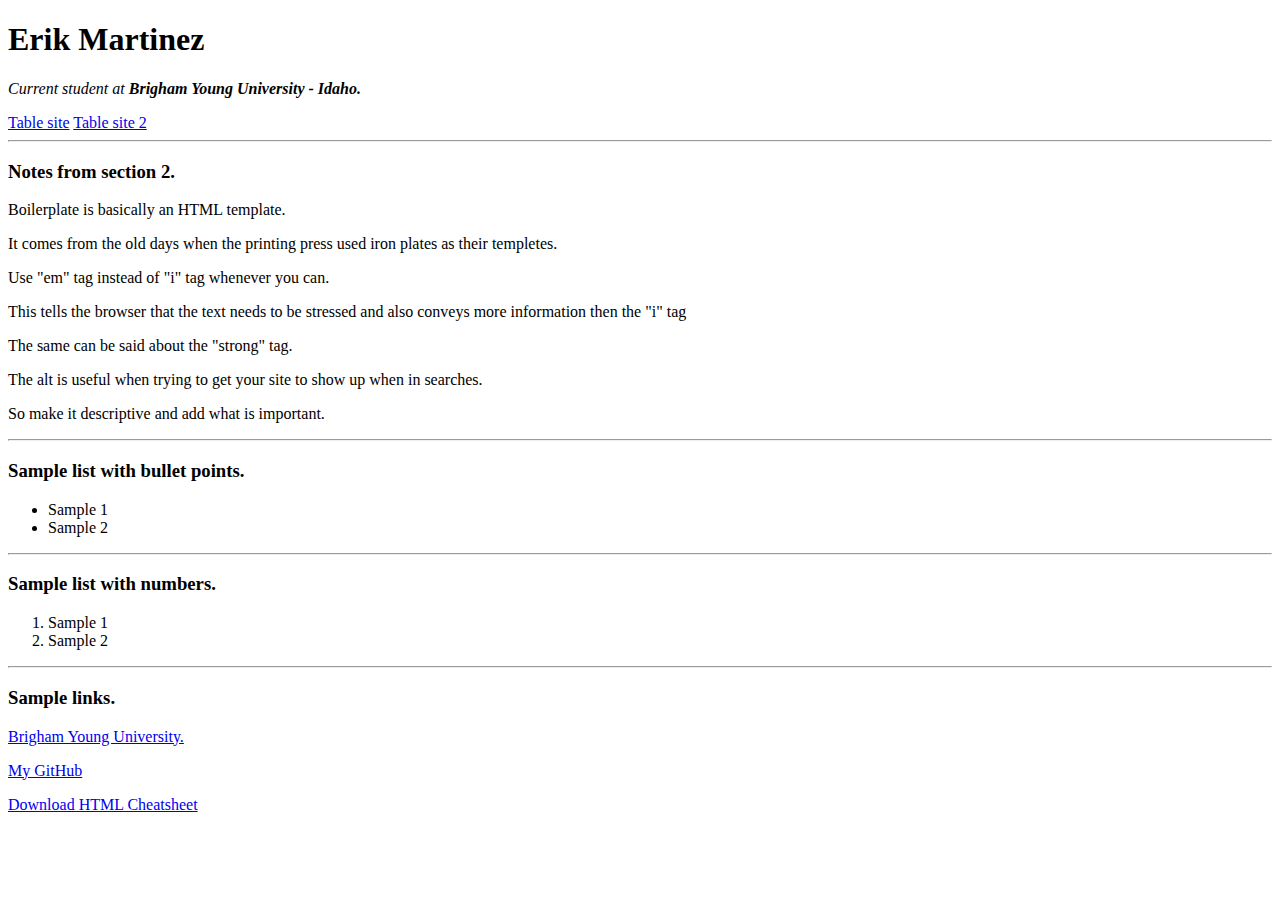
<file: HTML-Personal Site/index.html>
<!DOCTYPE html>
<html lang="en" dir="ltr">

<head>
  <meta charset="utf-8">
  <title>Erik's Personal Site</title>
</head>

<body>
  <h1>Erik Martinez</h1>
  <p><em>Current student at <strong>Brigham Young University - Idaho.</strong></em></p>
  <a href="tables.html">Table site</a>
  <a href="tables2.html">Table site 2</a>
  <hr>

  <h3>Notes from section 2.</h3>
  <p>Boilerplate is basically an HTML template.</p>
  <p>It comes from the old days when the printing press used iron plates as their templetes.</p>

  <p>Use "em" tag instead of "i" tag whenever you can.</p>
  <p>This tells the browser that the text needs to be stressed and also conveys more information then the "i" tag</p>
  <p>The same can be said about the "strong" tag.</p>

  <p>The alt is useful when trying to get your site to show up when in searches.</p>
  <p>So make it descriptive and add what is important.</p>

  <hr>

  <h3>Sample list with bullet points.</h3>
  <ul>
    <li>Sample 1</li>
    <li>Sample 2</li>
  </ul>

  <hr>

  <h3>Sample list with numbers.</h3>
  <ol>
    <li>Sample 1</li>
    <li>Sample 2</li>
  </ol>

  <hr>

  <h3>Sample links.</h3>
  <p><a href="byui.edu">Brigham Young University.</a></p>
  <p><a href="https://github.com/Gringuitolokito/Web-Development">My GitHub</a></p>
  <a download href="https://web.stanford.edu/group/csp/cs21/htmlcheatsheet.pdf">Download HTML Cheatsheet</a>
</body>

</html>
</file>
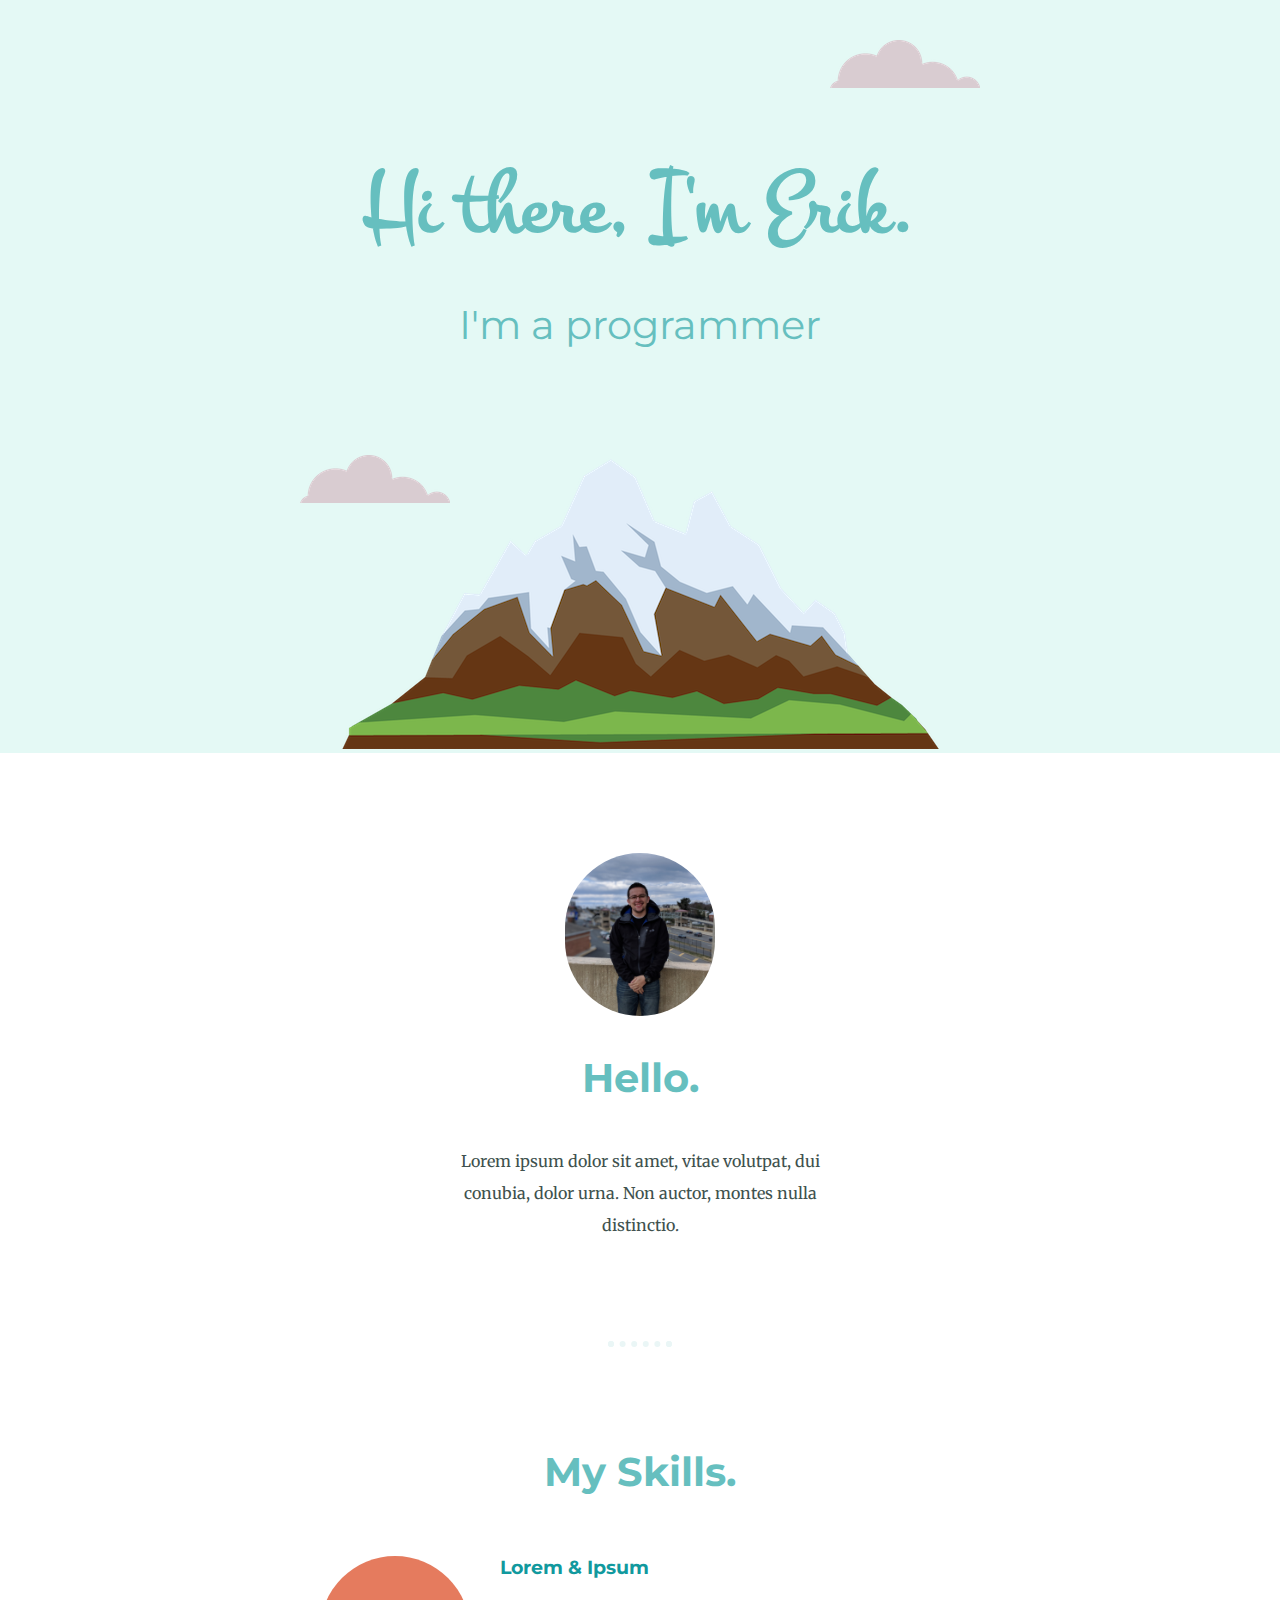
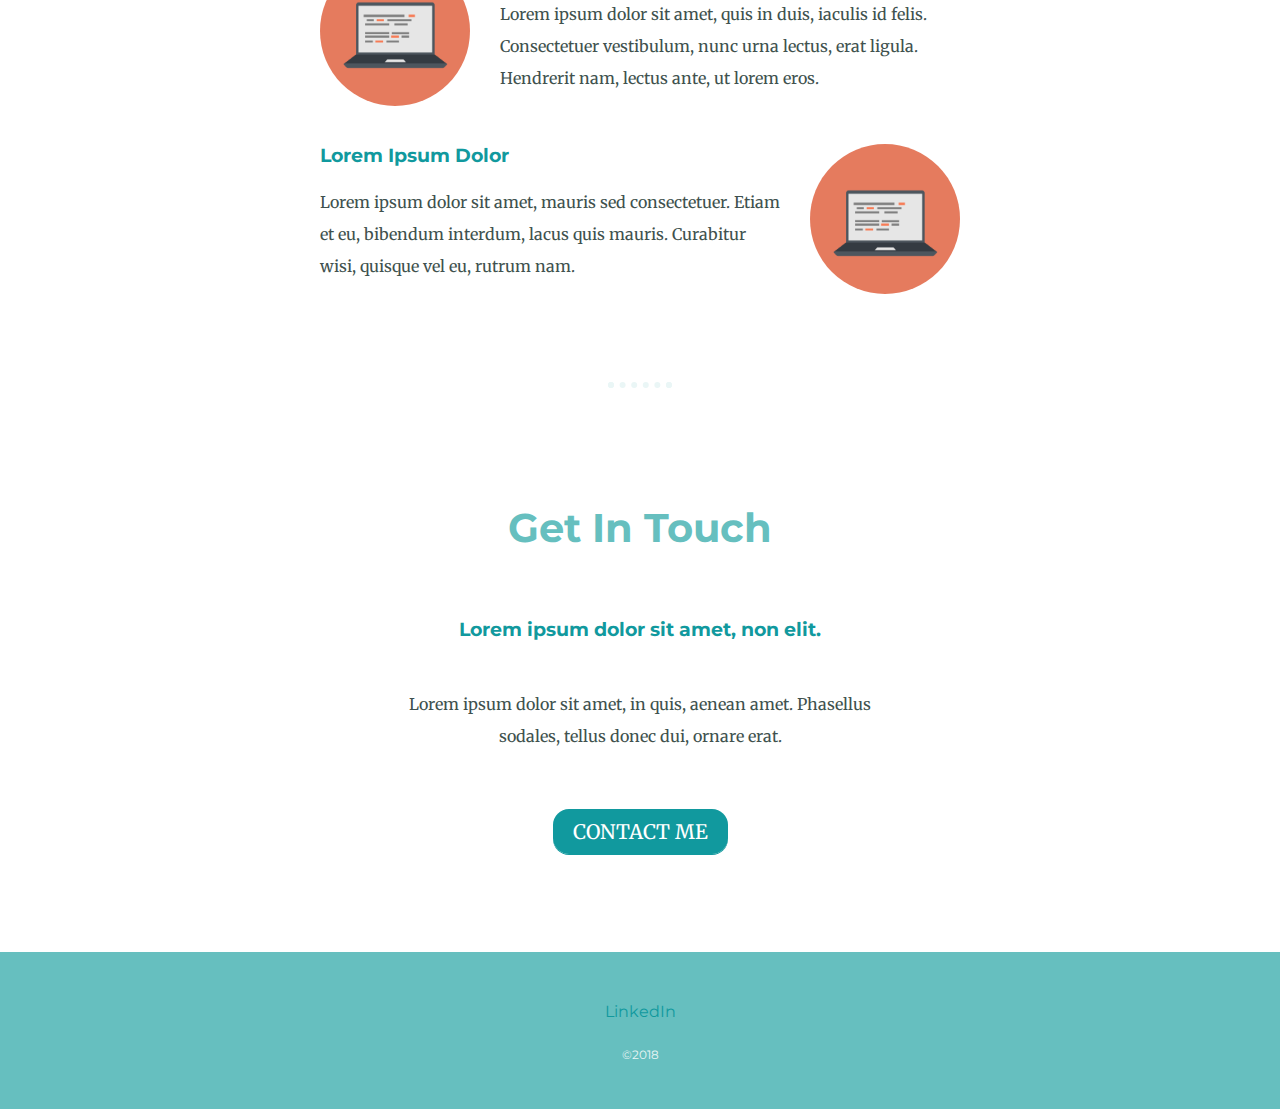
<file: Working with CSS/index.html>
<!DOCTYPE html>
<html lang="en" dir="ltr">

<head>
    <meta charset="utf-8">
    <title>Working with CSS</title>
    <link href="https://fonts.googleapis.com/css?family=Merriweather|Montez|Montserrat" rel="stylesheet">
    <link rel="stylesheet" href="styles/index.css">
    <link rel="icon" href="images/favicon.ico">
</head>

<body>

    <div class="top-container">
        <img class="tc" src="images/cloud.png" alt="clouds">
        <h1>Hi there, I'm Erik.</h1>
        <h2>I'm a programmer</h2>
        <img class="bc" src="images/cloud.png" alt="clouds">
        <img src="images/mountain.png" alt="mountains">
    </div>

    <div class="middle-container">
        <div class="profile">
            <img src="images/00100dPORTRAIT_00100_BURST20180309125358626_COVER.jpg" alt="me!">
            <h2>Hello.</h2>
            <p>Lorem ipsum dolor sit amet, vitae volutpat, dui conubia, dolor urna. Non auctor, montes nulla distinctio.</p>
        </div>
        <hr>
        <div class="skills">
            <h2>My Skills.</h2>
            <div class="skill-row">
                <img class="c1" src="images/computer.png" alt="">
                <h3>Lorem & Ipsum</h3>
                <p>Lorem ipsum dolor sit amet, quis in duis, iaculis id felis. Consectetuer vestibulum, nunc urna lectus, erat ligula. Hendrerit nam, lectus ante, ut lorem eros.</p>
            </div>
            <div class="skill-row">
                <img class="c2" src="images/computer.png" alt="">
                <h3>Lorem Ipsum Dolor</h3>
                <p>Lorem ipsum dolor sit amet, mauris sed consectetuer. Etiam et eu, bibendum interdum, lacus quis mauris. Curabitur wisi, quisque vel eu, rutrum nam.</p>
            </div>
        </div>
        <hr>
        <div class="contact-me">
            <h2>Get In Touch</h2>
            <h3>Lorem ipsum dolor sit amet, non elit.</h3>
            <p>Lorem ipsum dolor sit amet, in quis, aenean amet. Phasellus sodales, tellus donec dui, ornare erat.</p>
            <a class="btn" href="mailto:">CONTACT ME</a>
        </div>
    </div>


    <div class="bottom-container">
        <a class="footer-link" href="https://www.linkedin.com/in/erik-martinez-707244b7">LinkedIn</a>
        <!--
        <a class="footer-link" href="https://twitter.com/">Twitter</a>
        <a class="footer-link" href="https://www.appbrewery.co/">In</a>
-->
        <p>©2018</p>
    </div>

</body>

</html>
</file>
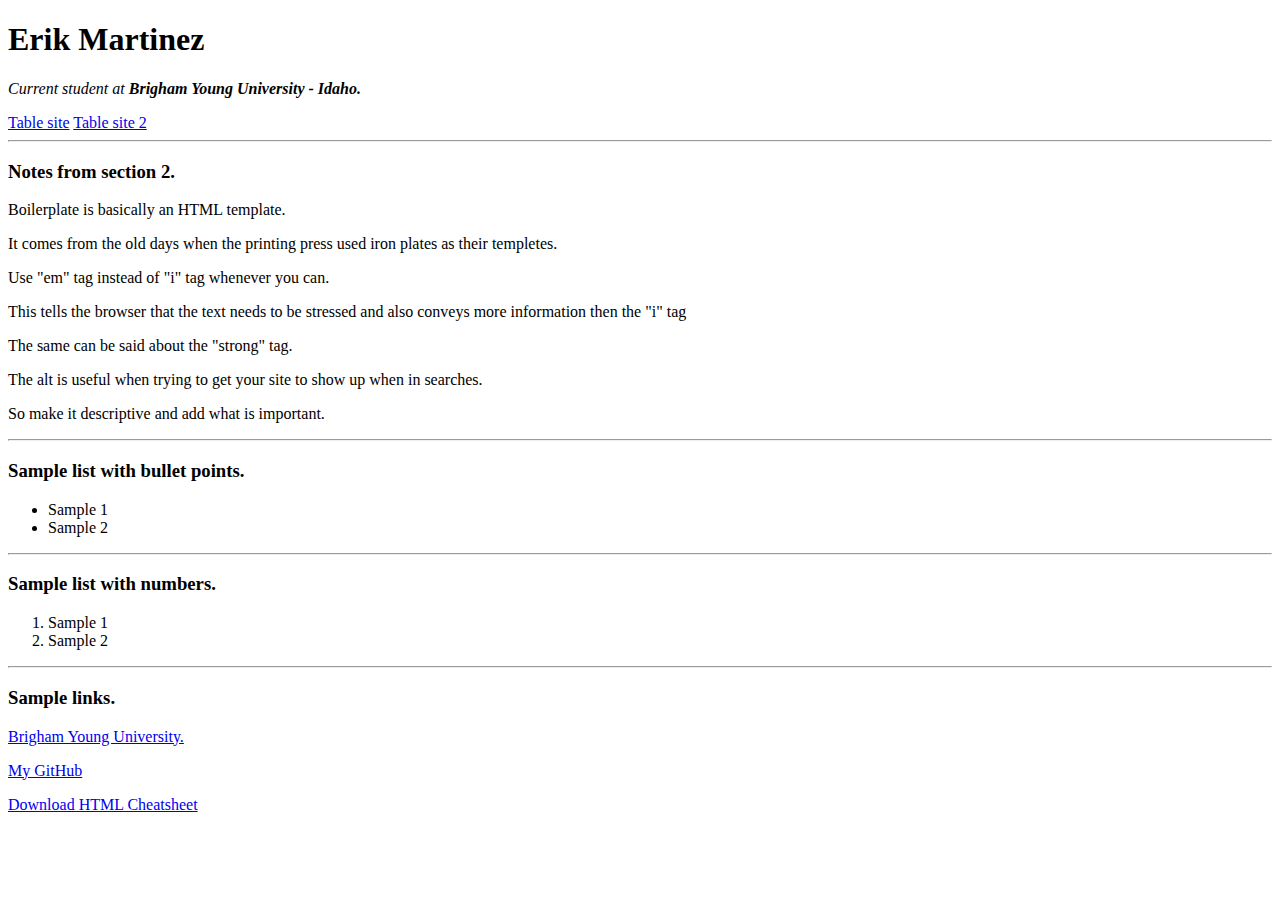
<file: Working with HTML/index.html>
<!DOCTYPE html>
<html lang="en" dir="ltr">

<head>
  <meta charset="utf-8">
  <title>Erik's Personal Site</title>
</head>

<body>
  <h1>Erik Martinez</h1>
  <p><em>Current student at <strong>Brigham Young University - Idaho.</strong></em></p>
  <a href="tables.html">Table site</a>
  <a href="tables2.html">Table site 2</a>
  <hr>

  <h3>Notes from section 2.</h3>
  <p>Boilerplate is basically an HTML template.</p>
  <p>It comes from the old days when the printing press used iron plates as their templetes.</p>

  <p>Use "em" tag instead of "i" tag whenever you can.</p>
  <p>This tells the browser that the text needs to be stressed and also conveys more information then the "i" tag</p>
  <p>The same can be said about the "strong" tag.</p>

  <p>The alt is useful when trying to get your site to show up when in searches.</p>
  <p>So make it descriptive and add what is important.</p>

  <hr>

  <h3>Sample list with bullet points.</h3>
  <ul>
    <li>Sample 1</li>
    <li>Sample 2</li>
  </ul>

  <hr>

  <h3>Sample list with numbers.</h3>
  <ol>
    <li>Sample 1</li>
    <li>Sample 2</li>
  </ol>

  <hr>

  <h3>Sample links.</h3>
  <p><a href="byui.edu">Brigham Young University.</a></p>
  <p><a href="https://github.com/Gringuitolokito/Web-Development">My GitHub</a></p>
  <a download href="https://web.stanford.edu/group/csp/cs21/htmlcheatsheet.pdf">Download HTML Cheatsheet</a>
</body>

</html>
</file>
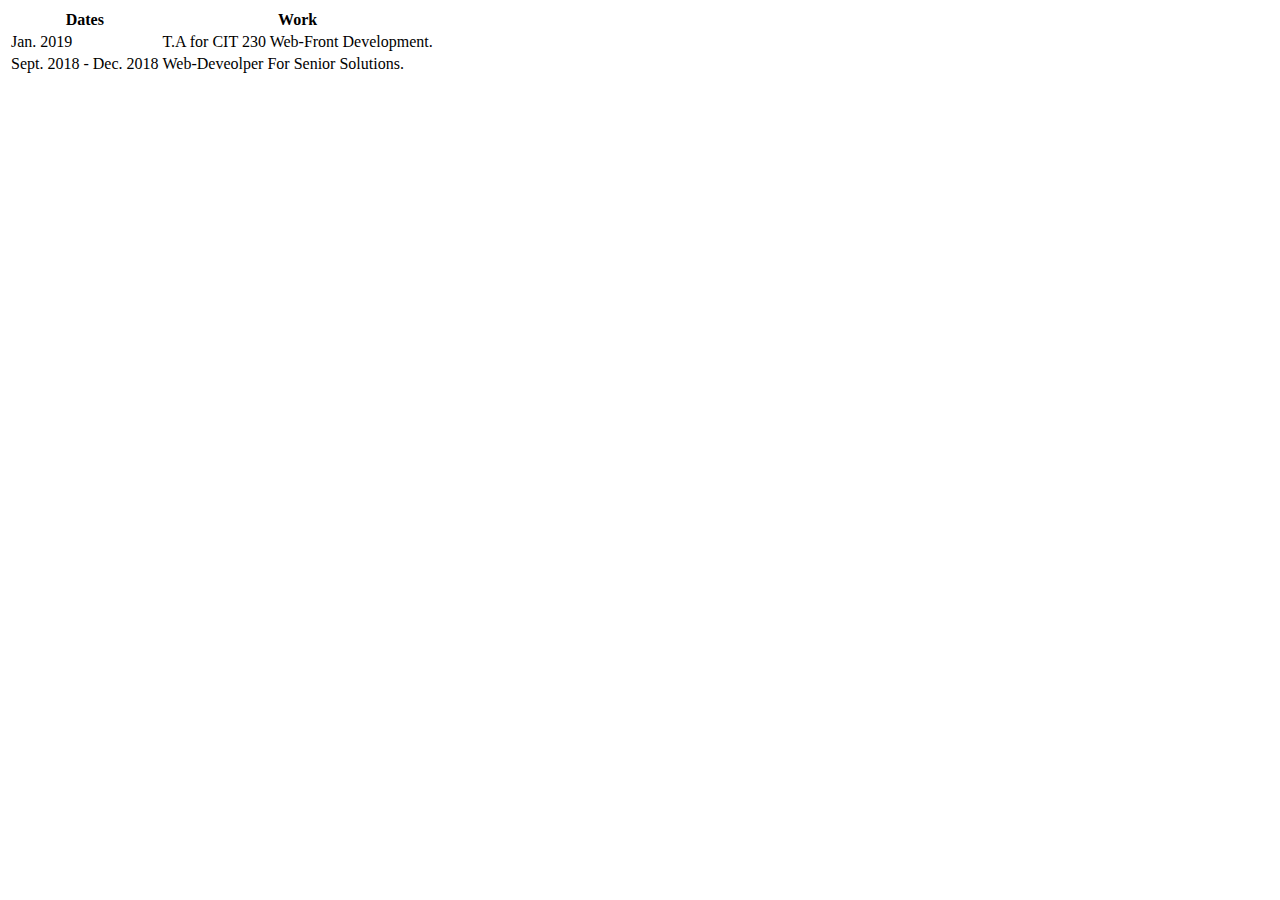
<file: HTML-Personal Site/tables.html>
<!DOCTYPE html>
<html lang="en" dir="ltr">

<head>
  <meta charset="utf-8">
  <title>Erik's Personal Site - Tables</title>
</head>

<body>
  <table>
    <thead>
      <tr>
        <th>Dates</th>
        <th>Work</th>
      </tr>
    </thead>
    <tbody>
      <tr>
        <td>Jan. 2019</td>
        <td>T.A for CIT 230 Web-Front Development.</td>
      </tr>
      <tr>
        <td>Sept. 2018 - Dec. 2018 </td>
        <td>Web-Deveolper For Senior Solutions.</td>
      </tr>
    </tbody>
    <tfoot>

    </tfoot>


  </table>
</body>

</html>
</file>
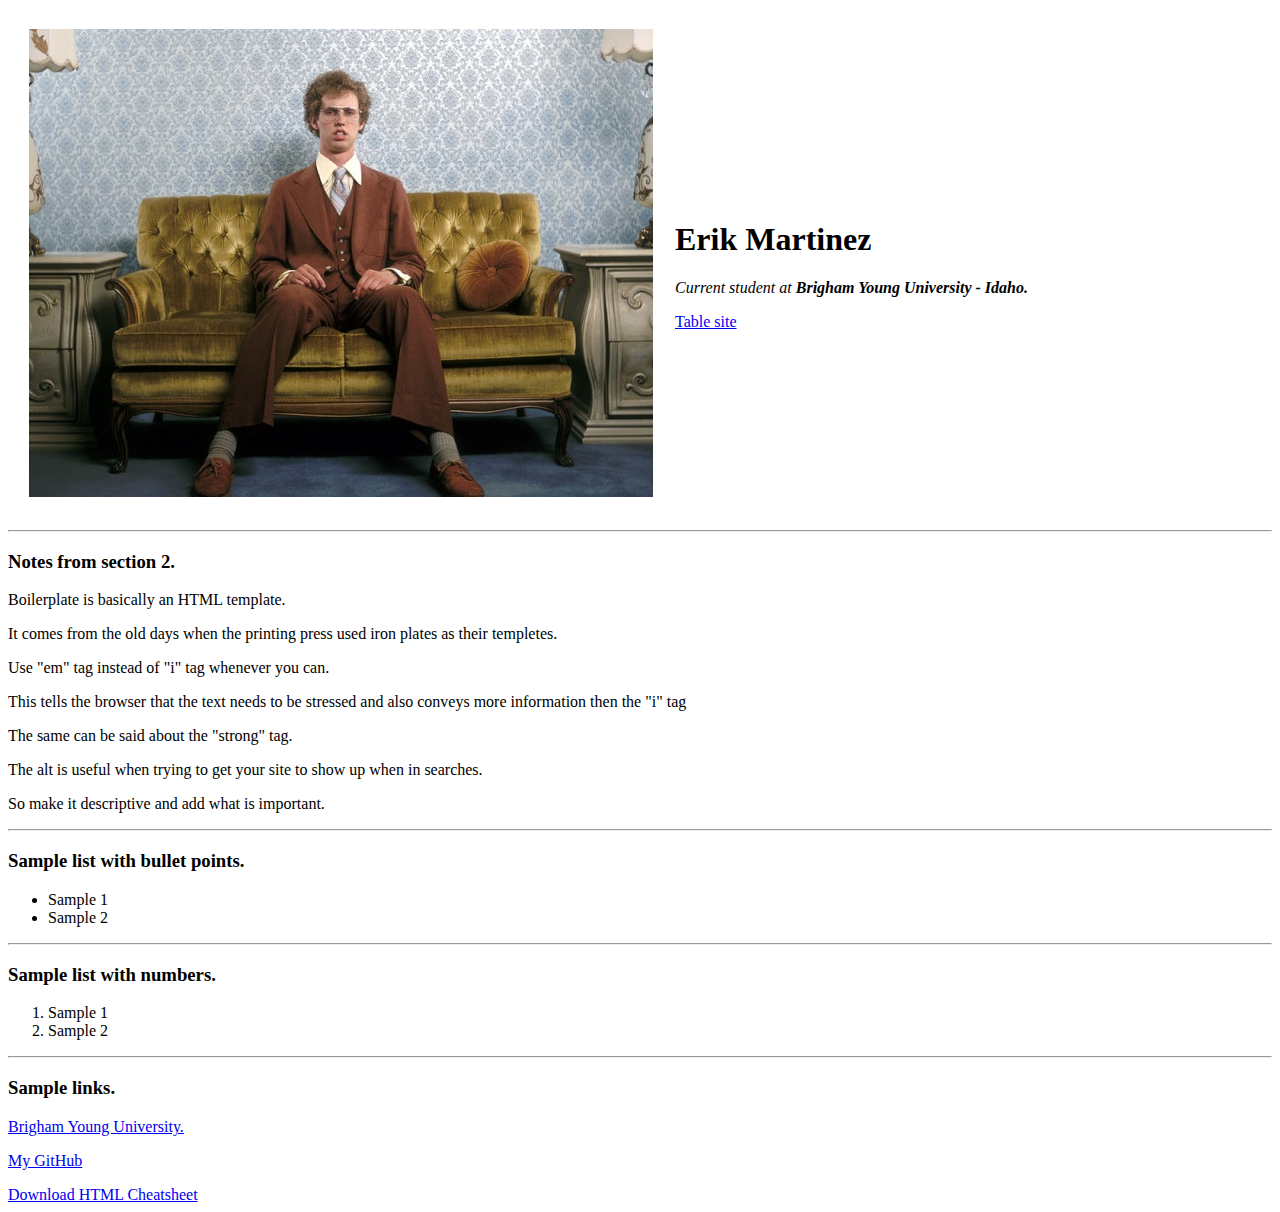
<file: HTML-Personal Site/tables2.html>
<!DOCTYPE html>
<html lang="en" dir="ltr">

<head>
  <meta charset="utf-8">
  <title>Erik's Personal Site</title>
</head>

<body>
  <table cellspacing="20">
    <tr>
      <td><img src="images\Napoleon-Dynamite Cropped.jpg" alt="Picture of Napoleon Dynamite"></td>
      <td>  <h1>Erik Martinez</h1>
        <p><em>Current student at <strong>Brigham Young University - Idaho.</strong></em></p>
        <a href="tables.html">Table site</a></td>
    </tr>
  </table>

  <hr>

  <h3>Notes from section 2.</h3>
  <p>Boilerplate is basically an HTML template.</p>
  <p>It comes from the old days when the printing press used iron plates as their templetes.</p>

  <p>Use "em" tag instead of "i" tag whenever you can.</p>
  <p>This tells the browser that the text needs to be stressed and also conveys more information then the "i" tag</p>
  <p>The same can be said about the "strong" tag.</p>

  <p>The alt is useful when trying to get your site to show up when in searches.</p>
  <p>So make it descriptive and add what is important.</p>

  <hr>

  <h3>Sample list with bullet points.</h3>
  <ul>
    <li>Sample 1</li>
    <li>Sample 2</li>
  </ul>

  <hr>

  <h3>Sample list with numbers.</h3>
  <ol>
    <li>Sample 1</li>
    <li>Sample 2</li>
  </ol>

  <hr>

  <h3>Sample links.</h3>
  <p><a href="byui.edu">Brigham Young University.</a></p>
  <p><a href="https://github.com/Gringuitolokito/Web-Development">My GitHub</a></p>
  <a download href="https://web.stanford.edu/group/csp/cs21/htmlcheatsheet.pdf">Download HTML Cheatsheet</a>
</body>

</html>
</file>
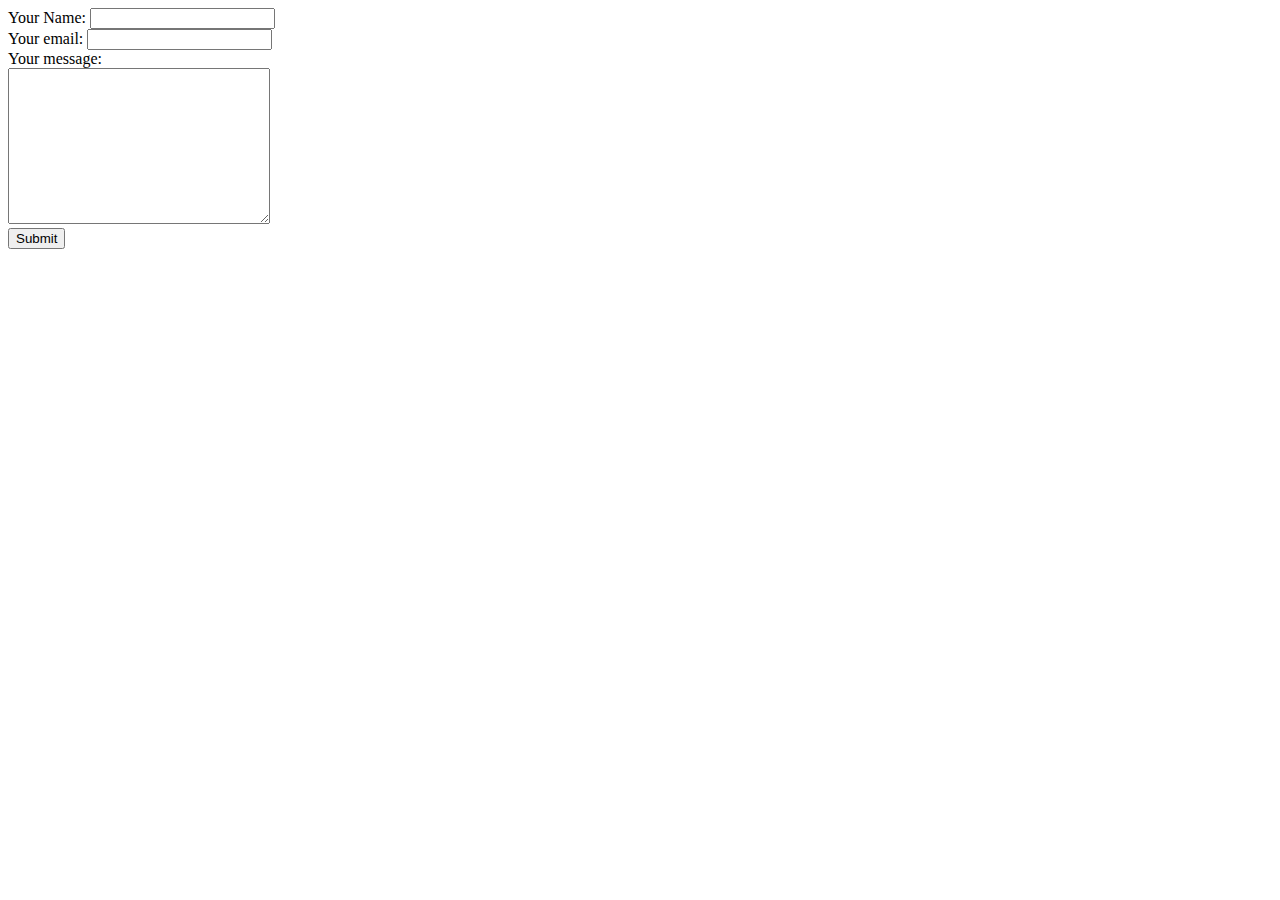
<file: Working with HTML/form.html>
<!DOCTYPE html>
<html lang="en" dir="ltr">
  <head>
    <meta charset="utf-8">
    <title>Erik's Personal Site Form</title>
  </head>
  <body>
    <form action="mailto:example@gmail.com" method="post" enctype="text/plain">
      <label>Your Name: </label>
      <input type="text" name="userName">
      <br>
      <label>Your email: </label>
      <input type="email" name="userEmail">
      <br>
      <label>Your message: </label>
      <br>
      <textarea name="userMessage" rows="10" cols="30"></textarea>
      <br>
      <input type="submit" name="submit">
    </form>
  </body>
</html>
</file>
<file: Working with CSS/styles/index.css>
body {
    margin: 0;
    text-align: center;
    font-family: 'Merriweather', serif;
    color: #40514E;
}

h1 {
    font-size: 5.625rem;
    font-family: 'Montez', cursive;
    margin: 50px auto 0 auto;
}

h2 {
    font-size: 2.5rem;
    color: #66BFBF;
    padding-bottom: 10px;
}

h2,
h3 {
    font-family: 'Montserrat', sans-serif;
}

h3 {
    color: #11999E;
}

p {
    line-height: 2;
}

hr {
    border: dotted #EAF6F6 6PX;
    border-bottom: none;
    width: 4%;
    margin: 100px auto;
}

.top-container {
    position: relative;
    padding-top: 100px;
    background-color: #E4F9F5;
}

.top-container h2 {
    font-weight: normal;
}

.top-container h1,
.top-container h2 {
    color: #66BFBF;
}

.tc {
    position: absolute;
    right: 300px;
    top: 40px;
}

.bc {
    position: absolute;
    left: 300px;
    bottom: 250px;
}

.profile {
    margin-top: 10px;

}

.profile p {
    width: 30%;
    margin: 0 auto;
}

.contact-me p {
    width: 40%;
    margin: 40px auto 60px;
}

.middle-container {
    margin: 100px 0;
}

.skill-row {
    width: 50%;
    margin: 50px auto;
    text-align: left;
}

.profile img,
.skill-row img {
    max-width: 150px;
    border-radius: 200px;
}


.c1 {
    width: 25%;
    float: left;
    margin-right: 30px;
}

.c2 {
    width: 25%;
    float: right;
    margin-left: 30px;
}

a {
    color: #11999E;
    text-decoration: none;
    margin: 10px 20px;
}

a:hover {
    color: #EAF6F6;
}

.contact-me {
    line-height: 2
}

.btn {
    -webkit-border-radius: 16;
    -moz-border-radius: 16;
    border-radius: 16px;
    -webkit-box-shadow: 0px 1px 0px #11999E;
    -moz-box-shadow: 0px 1px 0px #11999E;
    box-shadow: 0px 1px 0px #11999E;
    color: #ffffff;
    font-size: 20px;
    background: #11999E;
    padding: 10px 20px 10px 20px;
    text-decoration: none;
}

.btn:hover {
    background: #66BFBF;
    text-decoration: none;
}

.bottom-container {
    background-color: #66BFBF;
    padding: 50px 0 20px;
    font-family: 'Montserrat', sans-serif;
}

.bottom-container p {
    color: #EAF6F6;
    font-size: 0.75rem;
    padding: 10px 0;
}
</file>
